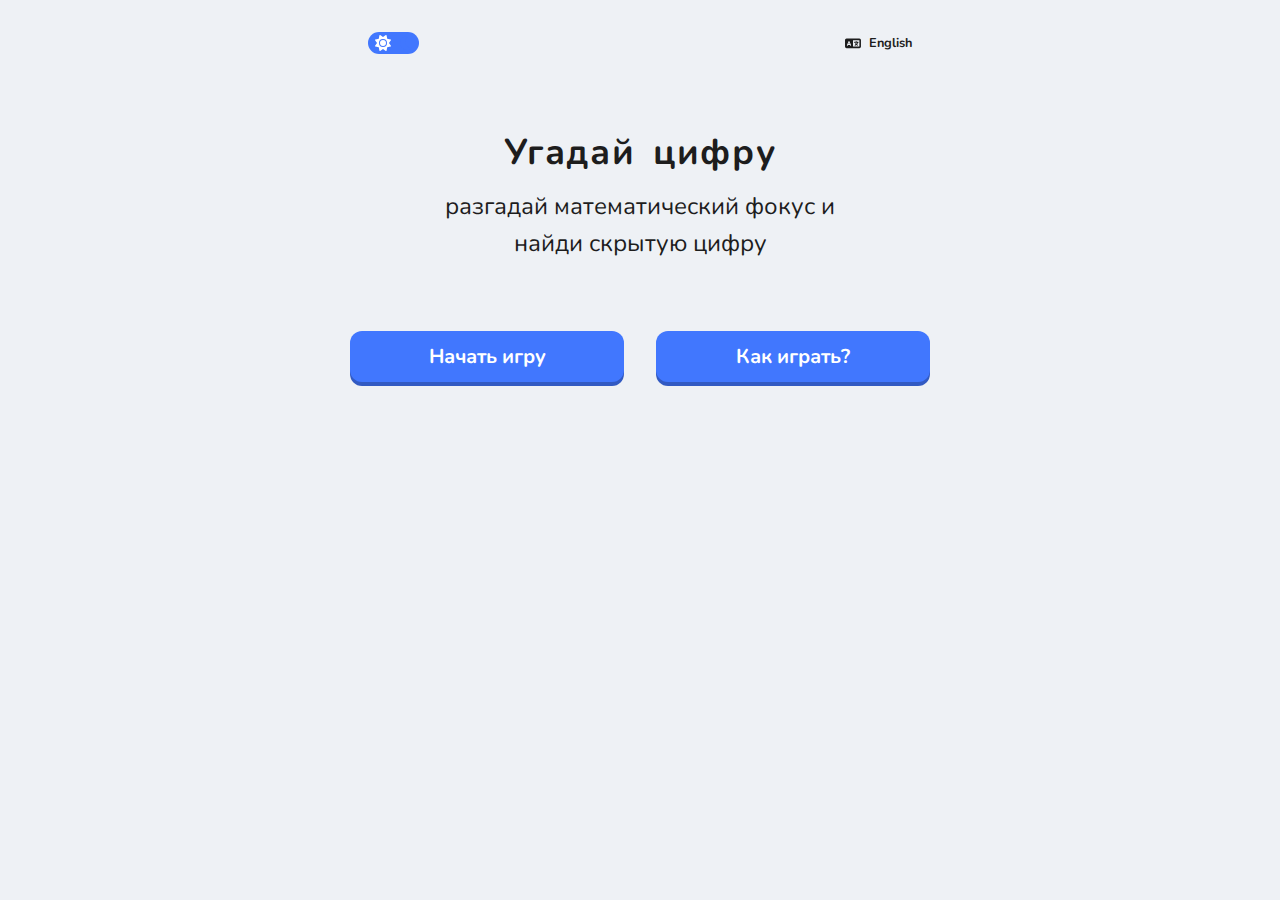
<file: index.html>
<!DOCTYPE html>
<html lang="ru">
  <head>
    <meta charset="UTF-8" />
    <meta name="viewport" content="width=device-width, initial-scale=1.0" />
    <link
      rel="shortcut icon"
      href="./assets/icon/list-ol-solid.svg"
      type="image/svg"
    />
    <link rel="stylesheet" href="./assets/css/reset.css" />
    <link rel="stylesheet" href="./assets/css/style.css" />
    <title>Угадай цифру</title>
  </head>
  <body class="body">
    <div class="wrapper">
      <!-- КНОПКИ ТЕМЫ И ЯЗЫКА -->
      <div class="up-header container">
        <button class="switch">
          <svg
            class="sun"
            xmlns="http://www.w3.org/2000/svg"
            height="1em"
            viewBox="0 0 512 512"
          >
            <!--! Font Awesome Free 6.4.2 by @fontawesome - https://fontawesome.com License - https://fontawesome.com/license (Commercial License) Copyright 2023 Fonticons, Inc. -->
            <path
              d="M361.5 1.2c5 2.1 8.6 6.6 9.6 11.9L391 121l107.9 19.8c5.3 1 9.8 4.6 11.9 9.6s1.5 10.7-1.6 15.2L446.9 256l62.3 90.3c3.1 4.5 3.7 10.2 1.6 15.2s-6.6 8.6-11.9 9.6L391 391 371.1 498.9c-1 5.3-4.6 9.8-9.6 11.9s-10.7 1.5-15.2-1.6L256 446.9l-90.3 62.3c-4.5 3.1-10.2 3.7-15.2 1.6s-8.6-6.6-9.6-11.9L121 391 13.1 371.1c-5.3-1-9.8-4.6-11.9-9.6s-1.5-10.7 1.6-15.2L65.1 256 2.8 165.7c-3.1-4.5-3.7-10.2-1.6-15.2s6.6-8.6 11.9-9.6L121 121 140.9 13.1c1-5.3 4.6-9.8 9.6-11.9s10.7-1.5 15.2 1.6L256 65.1 346.3 2.8c4.5-3.1 10.2-3.7 15.2-1.6zM160 256a96 96 0 1 1 192 0 96 96 0 1 1 -192 0zm224 0a128 128 0 1 0 -256 0 128 128 0 1 0 256 0z"
            />
          </svg>
          <svg
            class="moon"
            xmlns="http://www.w3.org/2000/svg"
            height="1em"
            viewBox="0 0 384 512"
          >
            <!--! Font Awesome Free 6.4.2 by @fontawesome - https://fontawesome.com License - https://fontawesome.com/license (Commercial License) Copyright 2023 Fonticons, Inc. -->
            <path
              d="M223.5 32C100 32 0 132.3 0 256S100 480 223.5 480c60.6 0 115.5-24.2 155.8-63.4c5-4.9 6.3-12.5 3.1-18.7s-10.1-9.7-17-8.5c-9.8 1.7-19.8 2.6-30.1 2.6c-96.9 0-175.5-78.8-175.5-176c0-65.8 36-123.1 89.3-153.3c6.1-3.5 9.2-10.5 7.7-17.3s-7.3-11.9-14.3-12.5c-6.3-.5-12.6-.8-19-.8z"
            />
          </svg>
        </button>
        <a href="./index-eng.html" class="up-header__language">
          <svg
            xmlns="http://www.w3.org/2000/svg"
            height="1em"
            viewBox="0 0 640 512"
          >
            <!--! Font Awesome Free 6.4.2 by @fontawesome - https://fontawesome.com License - https://fontawesome.com/license (Commercial License) Copyright 2023 Fonticons, Inc. -->
            <path
              d="M0 128C0 92.7 28.7 64 64 64H256h48 16H576c35.3 0 64 28.7 64 64V384c0 35.3-28.7 64-64 64H320 304 256 64c-35.3 0-64-28.7-64-64V128zm320 0V384H576V128H320zM178.3 175.9c-3.2-7.2-10.4-11.9-18.3-11.9s-15.1 4.7-18.3 11.9l-64 144c-4.5 10.1 .1 21.9 10.2 26.4s21.9-.1 26.4-10.2l8.9-20.1h73.6l8.9 20.1c4.5 10.1 16.3 14.6 26.4 10.2s14.6-16.3 10.2-26.4l-64-144zM160 233.2L179 276H141l19-42.8zM448 164c11 0 20 9 20 20v4h44 16c11 0 20 9 20 20s-9 20-20 20h-2l-1.6 4.5c-8.9 24.4-22.4 46.6-39.6 65.4c.9 .6 1.8 1.1 2.7 1.6l18.9 11.3c9.5 5.7 12.5 18 6.9 27.4s-18 12.5-27.4 6.9l-18.9-11.3c-4.5-2.7-8.8-5.5-13.1-8.5c-10.6 7.5-21.9 14-34 19.4l-3.6 1.6c-10.1 4.5-21.9-.1-26.4-10.2s.1-21.9 10.2-26.4l3.6-1.6c6.4-2.9 12.6-6.1 18.5-9.8l-12.2-12.2c-7.8-7.8-7.8-20.5 0-28.3s20.5-7.8 28.3 0l14.6 14.6 .5 .5c12.4-13.1 22.5-28.3 29.8-45H448 376c-11 0-20-9-20-20s9-20 20-20h52v-4c0-11 9-20 20-20z"
            />
          </svg>
          <span class="language">English</span>
        </a>
      </div>
      <!-- ЗАГОЛОВОК И ОПИСАНИЕ -->
      <header class="header container">
        <div class="game-title-desc">
          <h1
            class="game-title"
            style="font-family: 'Nunito'; font-weight: bold"
          >
            Угадай цифру
          </h1>
          <p class="game-desc">
            разгадай математический фокус и найди скрытую цифру
          </p>
        </div>
      </header>
      <!-- ИГРОВОЕ МЕНЮ И FAQ -->
      <div class="game-content container">
        <section class="left-block">
          <div class="game-start">
            <button class="btn-back" id="startButton">
              <span
                class="btn-front"
                id="finishButton"
                onclick="toggleGameRus()"
              >
                Начать игру
              </span>
            </button>
          </div>
          <div class="game-window">
            <div class="window__answer-counter">
              <div class="counter-box correct">
                <span id="ans-correct">0</span>
                <svg
                  xmlns="http://www.w3.org/2000/svg"
                  height="1em"
                  viewBox="0 0 448 512"
                >
                  <!--! Font Awesome Free 6.4.2 by @fontawesome - https://fontawesome.com License - https://fontawesome.com/license (Commercial License) Copyright 2023 Fonticons, Inc. -->
                  <path
                    d="M64 32C28.7 32 0 60.7 0 96V416c0 35.3 28.7 64 64 64H384c35.3 0 64-28.7 64-64V96c0-35.3-28.7-64-64-64H64zM337 209L209 337c-9.4 9.4-24.6 9.4-33.9 0l-64-64c-9.4-9.4-9.4-24.6 0-33.9s24.6-9.4 33.9 0l47 47L303 175c9.4-9.4 24.6-9.4 33.9 0s9.4 24.6 0 33.9z"
                  />
                </svg>
              </div>
              <div class="counter-box wrong">
                <span id="ans-wrong">0</span>
                <svg
                  xmlns="http://www.w3.org/2000/svg"
                  height="1em"
                  viewBox="0 0 448 512"
                >
                  <path
                    d="M64 32C28.7 32 0 60.7 0 96V416c0 35.3 28.7 64 64 64H384c35.3 0 64-28.7 64-64V96c0-35.3-28.7-64-64-64H64zm79 143c9.4-9.4 24.6-9.4 33.9 0l47 47 47-47c9.4-9.4 24.6-9.4 33.9 0s9.4 24.6 0 33.9l-47 47 47 47c9.4 9.4 9.4 24.6 0 33.9s-24.6 9.4-33.9 0l-47-47-47 47c-9.4 9.4-24.6 9.4-33.9 0s-9.4-24.6 0-33.9l47-47-47-47c-9.4-9.4-9.4-24.6 0-33.9z"
                  />
                </svg>
              </div>
            </div>
            <div class="game">
              <div class="game__output">
                <label class="label-icon" for="userInput" onclick="startGame()">
                  <svg
                    xmlns="http://www.w3.org/2000/svg"
                    height="1em"
                    viewBox="0 0 512 512"
                  >
                    <!--! Font Awesome Free 6.4.2 by @fontawesome - https://fontawesome.com License - https://fontawesome.com/license (Commercial License) Copyright 2023 Fonticons, Inc. -->
                    <path
                      d="M403.8 34.4c12-5 25.7-2.2 34.9 6.9l64 64c6 6 9.4 14.1 9.4 22.6s-3.4 16.6-9.4 22.6l-64 64c-9.2 9.2-22.9 11.9-34.9 6.9s-19.8-16.6-19.8-29.6V160H352c-10.1 0-19.6 4.7-25.6 12.8L284 229.3 244 176l31.2-41.6C293.3 110.2 321.8 96 352 96h32V64c0-12.9 7.8-24.6 19.8-29.6zM164 282.7L204 336l-31.2 41.6C154.7 401.8 126.2 416 96 416H32c-17.7 0-32-14.3-32-32s14.3-32 32-32H96c10.1 0 19.6-4.7 25.6-12.8L164 282.7zm274.6 188c-9.2 9.2-22.9 11.9-34.9 6.9s-19.8-16.6-19.8-29.6V416H352c-30.2 0-58.7-14.2-76.8-38.4L121.6 172.8c-6-8.1-15.5-12.8-25.6-12.8H32c-17.7 0-32-14.3-32-32s14.3-32 32-32H96c30.2 0 58.7 14.2 76.8 38.4L326.4 339.2c6 8.1 15.5 12.8 25.6 12.8h32V320c0-12.9 7.8-24.6 19.8-29.6s25.7-2.2 34.9 6.9l64 64c6 6 9.4 14.1 9.4 22.6s-3.4 16.6-9.4 22.6l-64 64z"
                    />
                  </svg>
                </label>
                <p id="output" class="output">?</p>
              </div>
              <div class="answer-form">
                <input
                  class="answer__input"
                  type="number"
                  id="userInput"
                  maxlength="1"
                  min="0"
                  max="9"
                  value=""
                />
                <button id="btn-check" class="btn-check">Проверить</button>
              </div>
            </div>
          </div>
        </section>

        <div class="slider">
          <button class="btn-back" onclick="showCard()">
            <span class="btn-front">Как играть?</span>
          </button>
          <div class="slider-card">
            <div class="card-content">
              <div class="slider-btn" onclick="prevSlideRus()">
                <svg
                  xmlns="http://www.w3.org/2000/svg"
                  height="1em"
                  viewBox="0 0 320 512"
                >
                  <path
                    d="M9.4 233.4c-12.5 12.5-12.5 32.8 0 45.3l192 192c12.5 12.5 32.8 12.5 45.3 0s12.5-32.8 0-45.3L77.3 256 246.6 86.6c12.5-12.5 12.5-32.8 0-45.3s-32.8-12.5-45.3 0l-192 192z"
                  />
                </svg>
              </div>
              <p id="sliderCard">
                Алгоритм задумывает число, но не сообщает его Вам напрямую
              </p>
              <div class="slider-btn right-btn" onclick="nextSlideRus()">
                <svg
                  xmlns="http://www.w3.org/2000/svg"
                  height="1em"
                  viewBox="0 0 320 512"
                >
                  <!--! Font Awesome Free 6.4.2 by @fontawesome - https://fontawesome.com License - https://fontawesome.com/license (Commercial License) Copyright 2023 Fonticons, Inc. -->
                  <path
                    d="M310.6 233.4c12.5 12.5 12.5 32.8 0 45.3l-192 192c-12.5 12.5-32.8 12.5-45.3 0s-12.5-32.8 0-45.3L242.7 256 73.4 86.6c-12.5-12.5-12.5-32.8 0-45.3s32.8-12.5 45.3 0l192 192z"
                  />
                </svg>
              </div>
            </div>
          </div>
        </div>
      </div>
    </div>
    <script src="./assets/scripts/script.js"></script>
  </body>
</html>
</file>
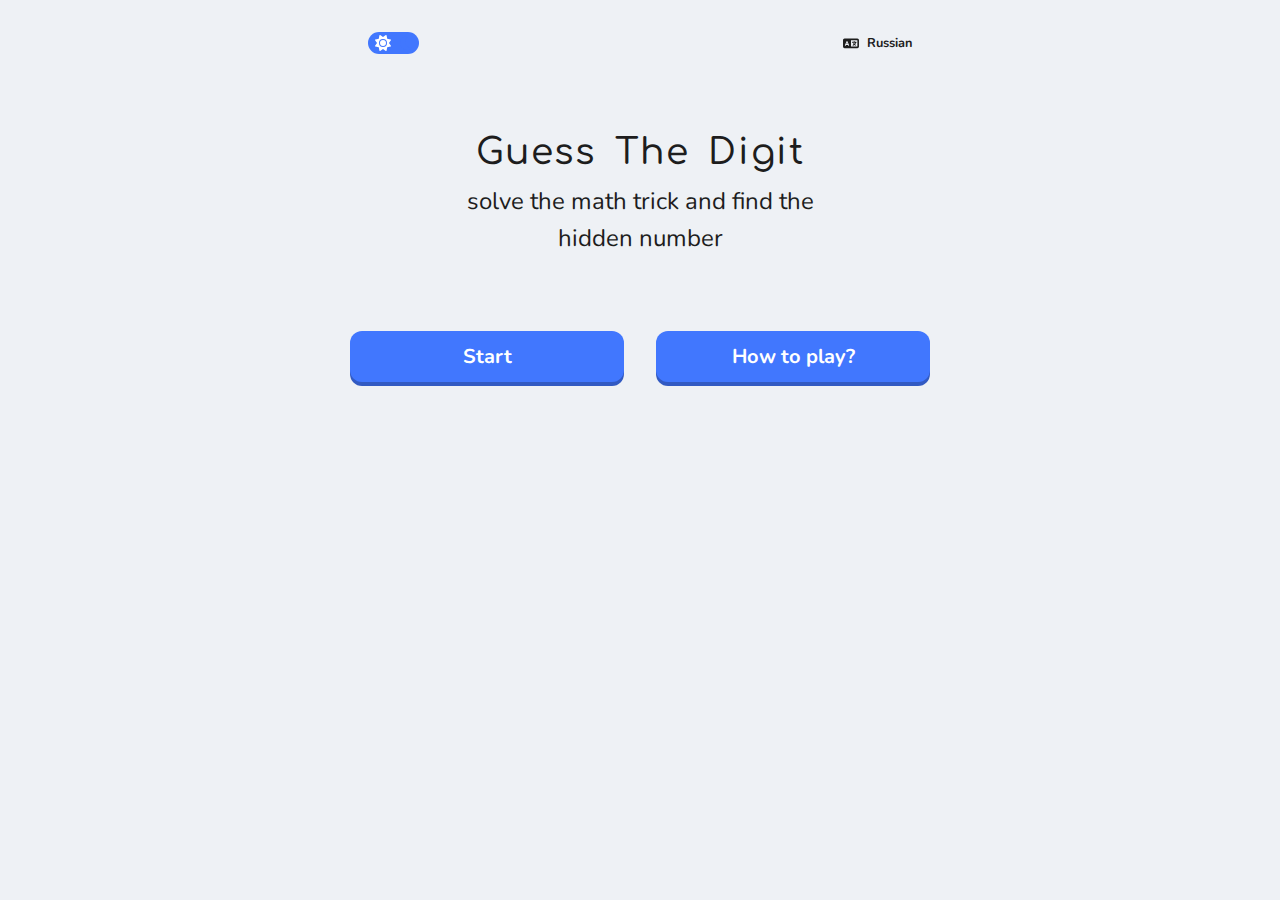
<file: index-eng.html>
<!DOCTYPE html>
<html lang="en">
  <head>
    <meta charset="UTF-8" />
    <meta name="viewport" content="width=device-width, initial-scale=1.0" />
    <link
      rel="shortcut icon"
      href="./assets/icon/list-ol-solid.svg"
      type="image/svg"
    />
    <link rel="stylesheet" href="./assets/css/reset.css" />
    <link rel="stylesheet" href="./assets/css/style.css" />
    <title>Guess The Digit</title>
  </head>
  <body class="body">
    <div class="wrapper">
      <!-- THEME AND ENG BTNS -->
      <div class="up-header container">
        <button class="switch">
          <svg
            class="sun"
            xmlns="http://www.w3.org/2000/svg"
            height="1em"
            viewBox="0 0 512 512"
          >
            <!--! Font Awesome Free 6.4.2 by @fontawesome - https://fontawesome.com License - https://fontawesome.com/license (Commercial License) Copyright 2023 Fonticons, Inc. -->
            <path
              d="M361.5 1.2c5 2.1 8.6 6.6 9.6 11.9L391 121l107.9 19.8c5.3 1 9.8 4.6 11.9 9.6s1.5 10.7-1.6 15.2L446.9 256l62.3 90.3c3.1 4.5 3.7 10.2 1.6 15.2s-6.6 8.6-11.9 9.6L391 391 371.1 498.9c-1 5.3-4.6 9.8-9.6 11.9s-10.7 1.5-15.2-1.6L256 446.9l-90.3 62.3c-4.5 3.1-10.2 3.7-15.2 1.6s-8.6-6.6-9.6-11.9L121 391 13.1 371.1c-5.3-1-9.8-4.6-11.9-9.6s-1.5-10.7 1.6-15.2L65.1 256 2.8 165.7c-3.1-4.5-3.7-10.2-1.6-15.2s6.6-8.6 11.9-9.6L121 121 140.9 13.1c1-5.3 4.6-9.8 9.6-11.9s10.7-1.5 15.2 1.6L256 65.1 346.3 2.8c4.5-3.1 10.2-3.7 15.2-1.6zM160 256a96 96 0 1 1 192 0 96 96 0 1 1 -192 0zm224 0a128 128 0 1 0 -256 0 128 128 0 1 0 256 0z"
            />
          </svg>
          <svg
            class="moon"
            xmlns="http://www.w3.org/2000/svg"
            height="1em"
            viewBox="0 0 384 512"
          >
            <!--! Font Awesome Free 6.4.2 by @fontawesome - https://fontawesome.com License - https://fontawesome.com/license (Commercial License) Copyright 2023 Fonticons, Inc. -->
            <path
              d="M223.5 32C100 32 0 132.3 0 256S100 480 223.5 480c60.6 0 115.5-24.2 155.8-63.4c5-4.9 6.3-12.5 3.1-18.7s-10.1-9.7-17-8.5c-9.8 1.7-19.8 2.6-30.1 2.6c-96.9 0-175.5-78.8-175.5-176c0-65.8 36-123.1 89.3-153.3c6.1-3.5 9.2-10.5 7.7-17.3s-7.3-11.9-14.3-12.5c-6.3-.5-12.6-.8-19-.8z"
            />
          </svg>
        </button>
        <a href="./index.html" class="up-header__language">
          <svg
            xmlns="http://www.w3.org/2000/svg"
            height="1em"
            viewBox="0 0 640 512"
          >
            <!--! Font Awesome Free 6.4.2 by @fontawesome - https://fontawesome.com License - https://fontawesome.com/license (Commercial License) Copyright 2023 Fonticons, Inc. -->
            <path
              d="M0 128C0 92.7 28.7 64 64 64H256h48 16H576c35.3 0 64 28.7 64 64V384c0 35.3-28.7 64-64 64H320 304 256 64c-35.3 0-64-28.7-64-64V128zm320 0V384H576V128H320zM178.3 175.9c-3.2-7.2-10.4-11.9-18.3-11.9s-15.1 4.7-18.3 11.9l-64 144c-4.5 10.1 .1 21.9 10.2 26.4s21.9-.1 26.4-10.2l8.9-20.1h73.6l8.9 20.1c4.5 10.1 16.3 14.6 26.4 10.2s14.6-16.3 10.2-26.4l-64-144zM160 233.2L179 276H141l19-42.8zM448 164c11 0 20 9 20 20v4h44 16c11 0 20 9 20 20s-9 20-20 20h-2l-1.6 4.5c-8.9 24.4-22.4 46.6-39.6 65.4c.9 .6 1.8 1.1 2.7 1.6l18.9 11.3c9.5 5.7 12.5 18 6.9 27.4s-18 12.5-27.4 6.9l-18.9-11.3c-4.5-2.7-8.8-5.5-13.1-8.5c-10.6 7.5-21.9 14-34 19.4l-3.6 1.6c-10.1 4.5-21.9-.1-26.4-10.2s.1-21.9 10.2-26.4l3.6-1.6c6.4-2.9 12.6-6.1 18.5-9.8l-12.2-12.2c-7.8-7.8-7.8-20.5 0-28.3s20.5-7.8 28.3 0l14.6 14.6 .5 .5c12.4-13.1 22.5-28.3 29.8-45H448 376c-11 0-20-9-20-20s9-20 20-20h52v-4c0-11 9-20 20-20z"
            />
          </svg>
          <span class="language">Russian</span>
        </a>
      </div>
      <!-- TITLE AND DESCRIPTION -->
      <header class="header container">
        <div class="game-title-desc">
          <h1 class="game-title">Guess The Digit</h1>
          <p class="game-desc">
            solve the math trick and find the hidden number
          </p>
        </div>
      </header>
      <!-- GAME WINDOW AND HOW TO PLAY -->
      <div class="game-content container">
        <section class="left-block">
          <div class="game-start">
            <button class="btn-back" id="startButton" onclick="startGame()">
              <span class="btn-front" id="finishButton" onclick="toggleGame()">
                Start
              </span>
            </button>
          </div>
          <div class="game-window">
            <div class="window__answer-counter">
              <div class="counter-box correct">
                <span id="ans-correct">0</span>
                <svg
                  xmlns="http://www.w3.org/2000/svg"
                  height="1em"
                  viewBox="0 0 448 512"
                >
                  <!--! Font Awesome Free 6.4.2 by @fontawesome - https://fontawesome.com License - https://fontawesome.com/license (Commercial License) Copyright 2023 Fonticons, Inc. -->
                  <path
                    d="M64 32C28.7 32 0 60.7 0 96V416c0 35.3 28.7 64 64 64H384c35.3 0 64-28.7 64-64V96c0-35.3-28.7-64-64-64H64zM337 209L209 337c-9.4 9.4-24.6 9.4-33.9 0l-64-64c-9.4-9.4-9.4-24.6 0-33.9s24.6-9.4 33.9 0l47 47L303 175c9.4-9.4 24.6-9.4 33.9 0s9.4 24.6 0 33.9z"
                  />
                </svg>
              </div>
              <div class="counter-box wrong">
                <span id="ans-wrong">0</span>
                <svg
                  xmlns="http://www.w3.org/2000/svg"
                  height="1em"
                  viewBox="0 0 448 512"
                >
                  <path
                    d="M64 32C28.7 32 0 60.7 0 96V416c0 35.3 28.7 64 64 64H384c35.3 0 64-28.7 64-64V96c0-35.3-28.7-64-64-64H64zm79 143c9.4-9.4 24.6-9.4 33.9 0l47 47 47-47c9.4-9.4 24.6-9.4 33.9 0s9.4 24.6 0 33.9l-47 47 47 47c9.4 9.4 9.4 24.6 0 33.9s-24.6 9.4-33.9 0l-47-47-47 47c-9.4 9.4-24.6 9.4-33.9 0s-9.4-24.6 0-33.9l47-47-47-47c-9.4-9.4-9.4-24.6 0-33.9z"
                  />
                </svg>
              </div>
            </div>
            <div class="game">
              <div class="game__output">
                <label class="label-icon" for="userInput" onclick="startGame()">
                  <svg
                    xmlns="http://www.w3.org/2000/svg"
                    height="1em"
                    viewBox="0 0 512 512"
                  >
                    <!--! Font Awesome Free 6.4.2 by @fontawesome - https://fontawesome.com License - https://fontawesome.com/license (Commercial License) Copyright 2023 Fonticons, Inc. -->
                    <path
                      d="M403.8 34.4c12-5 25.7-2.2 34.9 6.9l64 64c6 6 9.4 14.1 9.4 22.6s-3.4 16.6-9.4 22.6l-64 64c-9.2 9.2-22.9 11.9-34.9 6.9s-19.8-16.6-19.8-29.6V160H352c-10.1 0-19.6 4.7-25.6 12.8L284 229.3 244 176l31.2-41.6C293.3 110.2 321.8 96 352 96h32V64c0-12.9 7.8-24.6 19.8-29.6zM164 282.7L204 336l-31.2 41.6C154.7 401.8 126.2 416 96 416H32c-17.7 0-32-14.3-32-32s14.3-32 32-32H96c10.1 0 19.6-4.7 25.6-12.8L164 282.7zm274.6 188c-9.2 9.2-22.9 11.9-34.9 6.9s-19.8-16.6-19.8-29.6V416H352c-30.2 0-58.7-14.2-76.8-38.4L121.6 172.8c-6-8.1-15.5-12.8-25.6-12.8H32c-17.7 0-32-14.3-32-32s14.3-32 32-32H96c30.2 0 58.7 14.2 76.8 38.4L326.4 339.2c6 8.1 15.5 12.8 25.6 12.8h32V320c0-12.9 7.8-24.6 19.8-29.6s25.7-2.2 34.9 6.9l64 64c6 6 9.4 14.1 9.4 22.6s-3.4 16.6-9.4 22.6l-64 64z"
                    />
                  </svg>
                </label>
                <p id="output" class="output">?</p>
              </div>
              <div class="answer-form">
                <input
                  class="answer__input"
                  type="number"
                  id="userInput"
                  maxlength="1"
                  min="0"
                  max="9"
                  value=""
                />
                <button class="btn-check" onclick="checkUserAnswer()">
                  Check
                </button>
              </div>
            </div>
          </div>
        </section>

        <div class="slider">
          <button class="btn-back" onclick="showCard()">
            <span class="btn-front">How to play?</span>
          </button>
          <div class="slider-card">
            <div class="card-content">
              <div class="slider-btn" onclick="prevSlide()">
                <svg
                  xmlns="http://www.w3.org/2000/svg"
                  height="1em"
                  viewBox="0 0 320 512"
                >
                  <path
                    d="M9.4 233.4c-12.5 12.5-12.5 32.8 0 45.3l192 192c12.5 12.5 32.8 12.5 45.3 0s12.5-32.8 0-45.3L77.3 256 246.6 86.6c12.5-12.5 12.5-32.8 0-45.3s-32.8-12.5-45.3 0l-192 192z"
                  />
                </svg>
              </div>
              <p id="sliderCard">
                The algorithm thinks of a number, but does not directly tell you
                it
              </p>
              <div class="slider-btn right-btn" onclick="nextSlide()">
                <svg
                  xmlns="http://www.w3.org/2000/svg"
                  height="1em"
                  viewBox="0 0 320 512"
                >
                  <!--! Font Awesome Free 6.4.2 by @fontawesome - https://fontawesome.com License - https://fontawesome.com/license (Commercial License) Copyright 2023 Fonticons, Inc. -->
                  <path
                    d="M310.6 233.4c12.5 12.5 12.5 32.8 0 45.3l-192 192c-12.5 12.5-32.8 12.5-45.3 0s-12.5-32.8 0-45.3L242.7 256 73.4 86.6c-12.5-12.5-12.5-32.8 0-45.3s32.8-12.5 45.3 0l192 192z"
                  />
                </svg>
              </div>
            </div>
          </div>
        </div>
      </div>
    </div>
    <script src="./assets/scripts/script.js"></script>
  </body>
</html>
</file>
<file: assets/css/style.css>
@font-face {
    font-family: "Comfortaa";
    src: url(../fonts/Comfortaa-Light.ttf);
    font-weight: 300;
}
@font-face {
    font-family: "Comfortaa";
    src: url(../fonts/Comfortaa-Medium.ttf);
    font-weight: 500;
}
@font-face {
    font-family: "Nunito";
    src: url(../fonts/Nunito-Regular.ttf);
    font-weight: 400;
}
@font-face {
    font-family: "Nunito";
    src: url(../fonts/Nunito-Bold.ttf);
    font-weight: bold;
}
@font-face {
    font-family: "Plus Jakarta Sans";
    src: url(../fonts/PlusJakartaSans-Regular.ttf);
    font-weight: 400;
}
@font-face {
    font-family: "Plus Jakarta Sans";
    src: url(../fonts/PlusJakartaSans-Medium.ttf);
    font-weight: 500;
}
input::-webkit-outer-spin-button,
input::-webkit-inner-spin-button {
    -webkit-appearance: none;
    margin: 0;
}
:root {
    --input-background: #fff;
    --wrapper-bg: #eef1f5;
    --input-border: #CDD9ED;
    --light-blue: #4177FE;
    --dark-blue: #325ac2;
    --dark-grey: #1d1d1d;
    --white: #fff;
    --light-grey-btn:#EEF3FF;
    --shadow: rgba(0, 0, 0, 0.1);
    --btn-color: #fff;
    --switcher-sun: #fff;
    --switcher-moon: #4177FE;
}
body {
    background-color: var(--wrapper-bg);
    transition: 0.6s all;
}
.dark-theme {
    --wrapper-bg: #212025;
    --input-background: #484650; 
    --input-border:#1b1a19a6;
    --light-blue: #FFB019;
    --dark-blue: #926510;
    --dark-grey: #F1EFE7;  /* текст */
    --white: #3e3c45;
    --light-grey-btn: #35353c;
    --shadow: rgba(103, 103, 103, 0.1);
    --btn-color: #212025;
    --switcher-sun: #FFB019;
    --switcher-moon: #212025;
}
.wrapper {
    font-family: "Nunito", "Comfortaa",sans-serif;
    color: var(--dark-grey);
    fill: var(--dark-grey)
}

.container {
    max-width: 36rem;
    margin: 0 auto;
}
.up-header {
    display: flex;
    justify-content: space-between;
    align-items: center;
    padding: 2rem 1rem;
}
.up-header__language {
    display: flex;
    align-items: center;
    gap: 0.5rem;
    color: var(--dark-grey);
    cursor: pointer;
    font-weight: 600;
    font-size: 0.8rem;
    fill: var(--dark-grey);
}
.header {
    display: flex;
    padding: 2rem 0rem 4rem 0rem;
    justify-content: center;
    align-items: center;
}
.game-title-desc {
    display: flex;
    align-items: center;
    flex-direction: column;
    height: 153px;
    width: 420px;
    justify-content: center;
    text-align: center;
}
.game-title {
    font-size: clamp(1.5rem, 1.159rem + 1.36vw, 2.25rem);
    font-weight: 500;
    font-family: "Comfortaa";
    word-spacing: 0.4rem;
    letter-spacing: 0.1rem;
}
.game-desc {
    margin-top: 0.7rem;
    font-size: clamp(1rem, 0.773rem + 0.91vw, 1.5rem);
    line-height: 2.33rem;
}

.slider {
    max-width: 274px;
    min-height: 7.2375rem;
}
.slider-card {
    text-align: center;
    flex-direction: column;
    background-color: var(--dark-blue);
    border-radius: 0.75rem;
    box-shadow: 0px 0px 10px var(--shadow);
    cursor: pointer;
}
.slider-card-active {
    display: flex;
    background-color: var(--white);
    border: 1px solid var(--input-border);
}
.card-content {
    display: none;
    overflow: hidden;
}
.card-content-active {
    display: flex;
}
.slider-card p {
    font-size: clamp(0.7rem, 0.773rem + 0.91vw, 1rem);
    margin: 0;
    padding: .625rem;
    display: flex;
    align-items: center;
    justify-content: center;
    text-align: center;
 }

.slider-btn {
    cursor: pointer;
    font-size: 1.5rem;
    position: relative;
    min-width: 12%;
    height: 100%;
    transition: 0.3s all;
    background-color: var(--light-grey-btn);
    padding: 2.4rem 0.2rem;
    border-radius: 0.75rem 0rem 0rem 0.75rem;
    border-right: 1px solid var(--input-border);
}
.slider-btn svg {
    top: 50%;
}
.right-btn {
    border-radius: 0rem 0.75rem 0.75rem 0rem;
    border-left: 1px solid var(--input-border);
    border-right: none;
}
.slider-btn:hover {
    fill: var(--light-blue);
}
.game-content {
    display: flex;
    flex-direction: row;
    justify-content: center;
    gap: 2rem;
}

.left-block {
    display: flex;
    flex-direction: column;
}
.game-start {
    justify-content: center;
    flex-direction: column;
    gap: 2rem;
    font-family: "Nunito";
}
.btn-back {
    background: var(--dark-blue);
    border-radius: 0.75rem;
    border: none;
    cursor: pointer;
    outline-offset: 4px;
    font-weight: 600;
    min-width: 274px;
    margin-bottom: 2rem;
    
  }
  .btn-front {
    display: block;
    padding: .75rem 2rem;
    border-radius: 12px;
    font-size: 1.25rem;
    background: var(--light-blue);
    color: var(--btn-color);
    transform: translateY(-4px);
    transition: 0.1s all;
  }
  .btn-back:active .btn-front {
    transform: translateY(-1px);
  }


.game-window {
    display: flex;
    align-items: center;
    justify-content: space-between;
    display: none;
    margin-bottom: 6rem;
    max-width: 274px;
    font-family: "Plus Jakarta Sans";
    gap: 1.5rem;
}
.is-active {
    display: flex;
}
.game {
    width: 206.51px;
    display: flex;
    align-items: center;
    justify-content: center;
    flex-direction: column;
}
.output {
    border: 1px solid var(--input-border);
    background-color: var(--input-background);
    border-radius: 0.75rem 0.75rem 0rem 0rem;
    display: flex;
    align-items: center;
    justify-content: center;
    font-size: 2rem;
    width: 100%;
    letter-spacing: 4px;
    height: 3.5325rem;
    transition: 0.3s all ease-out;
    box-shadow: 0px 0px 10px var(0, 0, 0, 0.1);
}
.correct-ans {
    border: 1px solid green;
}
.wrong-ans {
    border: 1px solid red;
}
.casual-ans {
    border: 1px solid var(--input-border);
}
.answer-form {
    display: flex;
    align-items: center;
    border-radius: 0rem 0rem 0.75rem 0.75rem;
    background-color: var(--light-grey-btn);
    border: 1px solid var(--input-border);
    color: var(--dark-grey);
    width: 100%;
    border-top: none;
    box-shadow: 0px 0px 10px var(--shadow);

}
.label-icon {
    min-width: 40px; 
    text-align: center;
    display: flex;
    align-items: center;
    justify-content: center;
    transition: 0.6s all;
}
.label-icon:hover {
    fill: var(--light-blue);
}
.digit-icon {
    fill: var(--dark-grey);
}
.answer__input {
    min-height: 55px;
    width: 55px;
    text-align: center;
    font-size: 1.7rem;
    border: 1px solid var(--input-border);
    border-bottom: none;
    border-top: none;
    background: var(--white);
}
.btn-check {
    text-align: center;
    min-width: 110px;
    font-weight: bold;
    transition: 0.3s all;
    font-family: "Nunito";
}
.btn-check:hover {
    color: var(--light-blue);
}
.answer__input:focus {
    border: 1px solid;
    border-color: var(--light-blue);
    z-index: 9999;
}
.answer-counter {
    display: flex;
    flex-direction: column;
    align-items: center;
    justify-content: center;
    gap: 2rem;
    min-width: 2.5rem;
    font-weight: 500;
    font-family: "Plus Jakarta Sans";
}
.counter-box {
    display: flex;
    align-items: center;
    justify-content: space-between;
    gap: 0.3rem;
}
.correct {
    fill: green;
}
.wrong {
    fill: red;
}

@media screen and (max-width: 67.5rem) {
    .game-desc {
        width: 70%;
    }
    .game-content {
        display: flex;
        flex-direction: column;
        align-items: center;
    }
    .game-window {
        margin-bottom: 1rem;
    }
    .slider {
        margin-bottom: 4rem;
    }
}

.switch {
    display: flex;
    align-items: center;
    justify-content: center;
    width: 3.2rem;
    height: 1.4rem;
    border-radius: 2rem;
    background-color: var(--light-blue);
    transition: 0.6s all;
}

.sun {
    height: 1rem;
    position: relative;
    left: -0.3rem;
    fill: var(--switcher-sun);
    transition: ease-in-out;
}

.moon {
    height: 1rem;
    position: relative;
    left: 0.3rem;
    transition: ease-in-out;
    fill: var(--switcher-moon);
}
</file>
